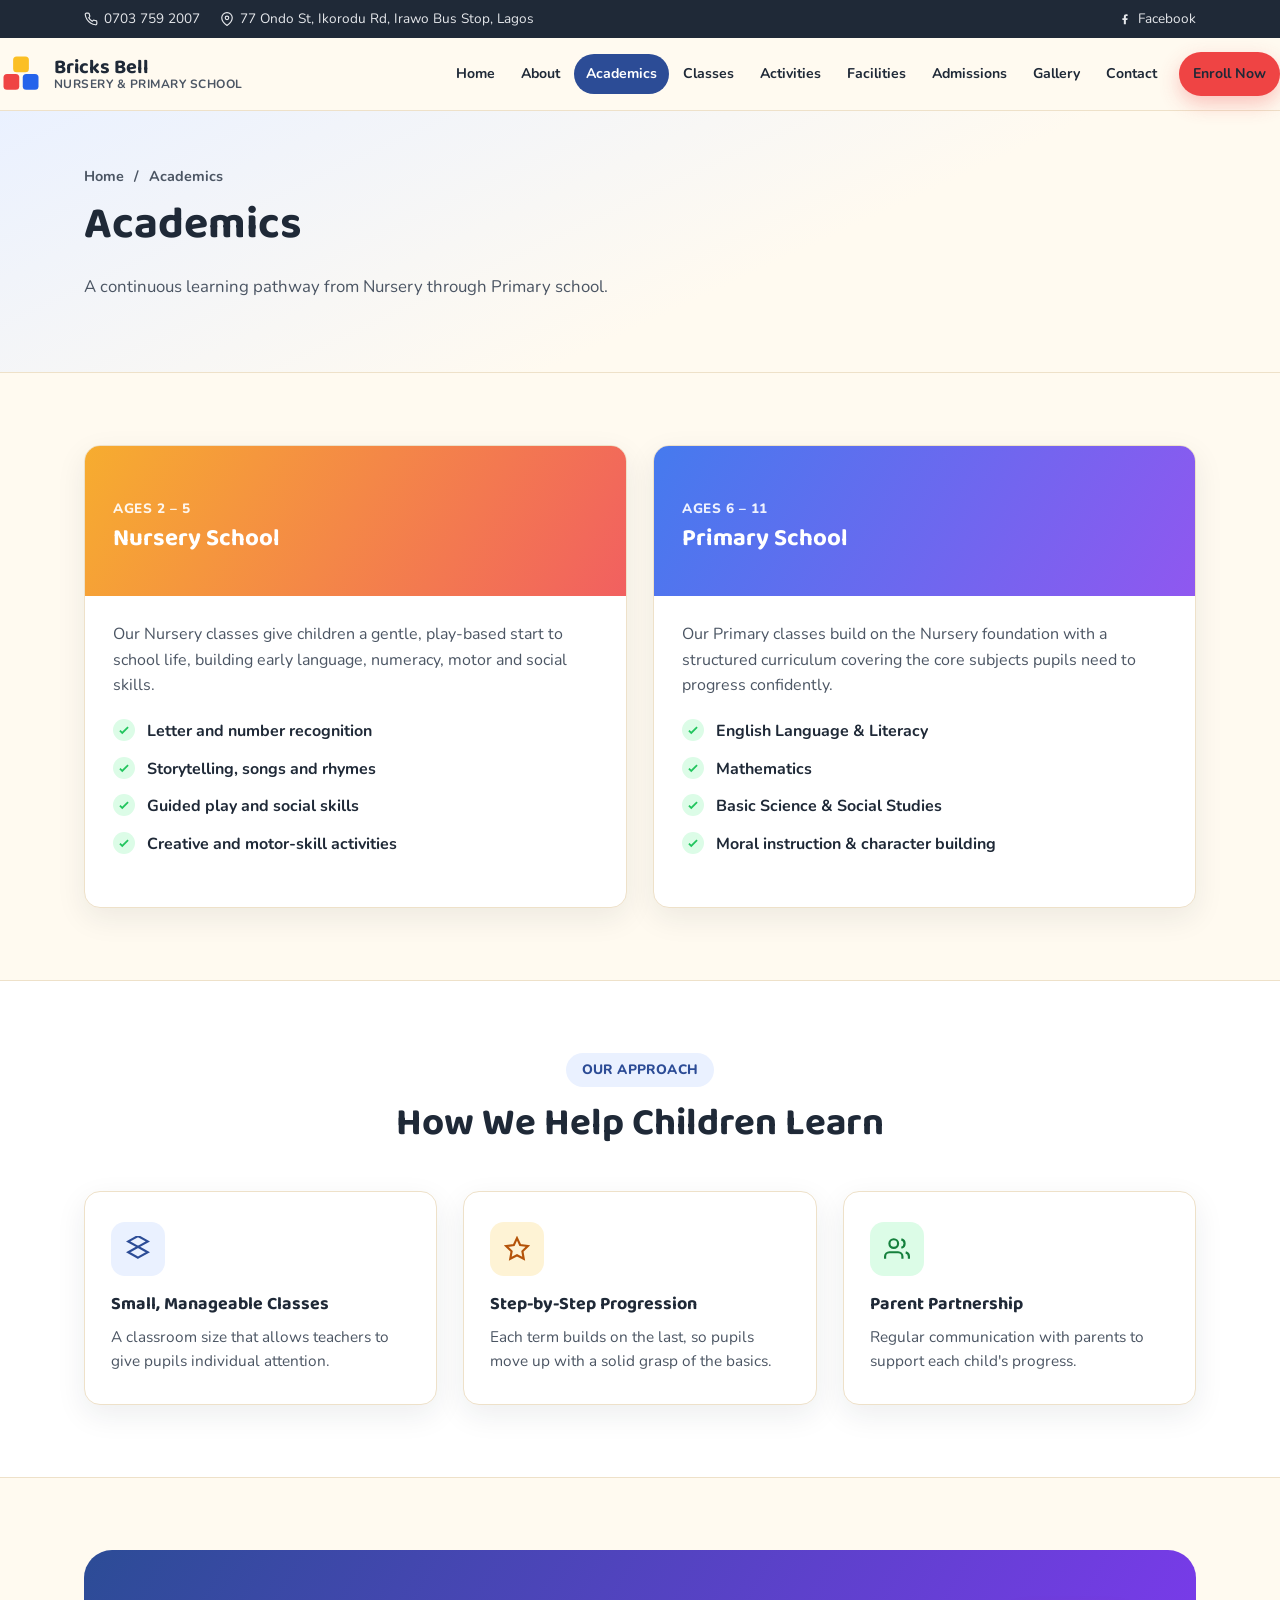
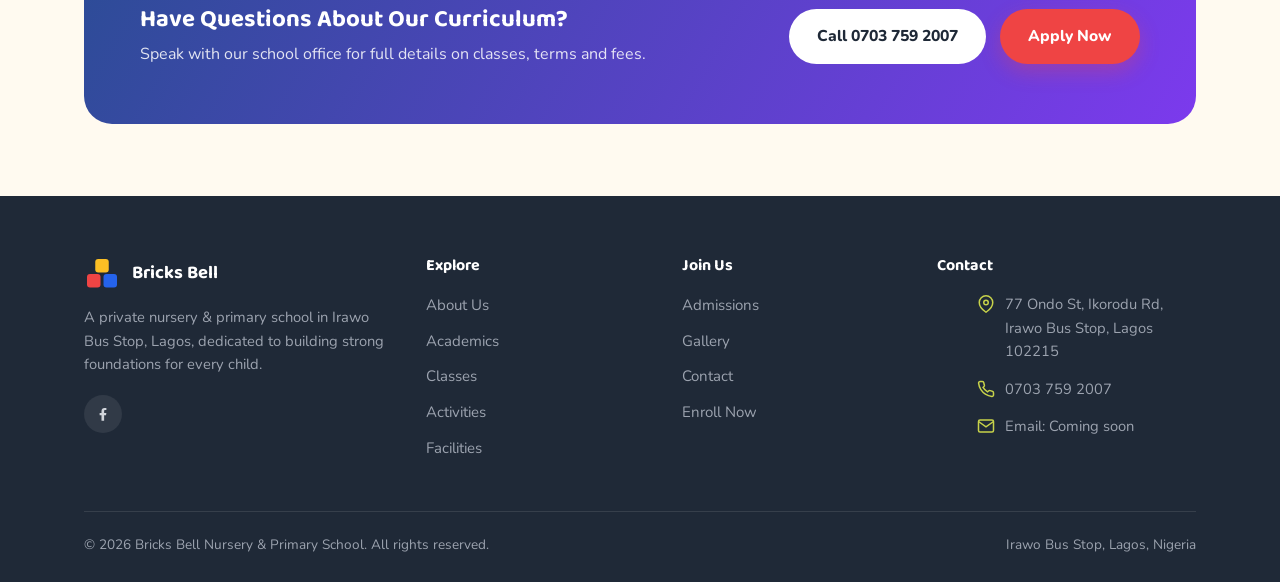
<file: academics.html>
<!DOCTYPE html>
<html lang="en">
<head>
<meta charset="UTF-8">
<meta name="viewport" content="width=device-width, initial-scale=1.0">
<title>Academics | Bricks Bell Nursery &amp; Primary School</title>
<meta name="description" content="Explore the Nursery and Primary programs at Bricks Bell Nursery &amp; Primary School, Irawo Bus Stop, Lagos.">
<link rel="icon" href="data:image/svg+xml,%3Csvg xmlns='http://www.w3.org/2000/svg' viewBox='0 0 48 48'%3E%3Crect x='4' y='24' width='18' height='18' rx='4' fill='%23ef4444'/%3E%3Crect x='26' y='24' width='18' height='18' rx='4' fill='%232563eb'/%3E%3Crect x='15' y='4' width='18' height='18' rx='4' fill='%23fbbf24'/%3E%3C/svg%3E">
<link rel="preconnect" href="https://fonts.googleapis.com">
<link href="https://fonts.googleapis.com/css2?family=Baloo+2:wght@600;700;800&amp;family=Nunito:wght@400;600;700;800&amp;display=swap" rel="stylesheet">
<link rel="stylesheet" href="css/style.css">
</head>
<body>

<header class="site-header">
  <div class="topbar">
    <div class="container">
      <div class="topbar-links">
        <a href="tel:07037592007"><svg viewBox="0 0 24 24" fill="none" stroke="currentColor" stroke-width="2"><path d="M22 16.92v3a2 2 0 0 1-2.18 2 19.79 19.79 0 0 1-8.63-3.07 19.5 19.5 0 0 1-6-6 19.79 19.79 0 0 1-3.07-8.67A2 2 0 0 1 4.11 2h3a2 2 0 0 1 2 1.72c.127.96.361 1.903.7 2.81a2 2 0 0 1-.45 2.11L8.09 9.91a16 16 0 0 0 6 6l1.27-1.27a2 2 0 0 1 2.11-.45c.907.339 1.85.573 2.81.7A2 2 0 0 1 22 16.92z"/></svg> 0703 759 2007</a>
        <a href="https://www.google.com/maps/place/BRICKS+BELL+Private+Schools/@6.5253434,3.3665411,19z" target="_blank" rel="noopener"><svg viewBox="0 0 24 24" fill="none" stroke="currentColor" stroke-width="2"><path d="M21 10c0 7-9 13-9 13s-9-6-9-13a9 9 0 0 1 18 0z"/><circle cx="12" cy="10" r="3"/></svg> 77 Ondo St, Ikorodu Rd, Irawo Bus Stop, Lagos</a>
      </div>
      <div class="topbar-links">
        <a href="https://www.facebook.com/p/Bricks-Bell-NurPry-School-100054412950437/" target="_blank" rel="noopener"><svg viewBox="0 0 24 24" fill="currentColor"><path d="M13.5 21v-7.5H16l.5-3h-3V8.2c0-.87.24-1.46 1.5-1.46H16.5V4.14C16.2 4.1 15.2 4 14 4c-2.4 0-4 1.46-4 4.15v2.35H7.5v3H10V21h3.5z"/></svg> Facebook</a>
      </div>
    </div>
  </div>
  <nav class="navbar container">
    <a href="index.html" class="brand">
      <svg width="42" height="42" viewBox="0 0 48 48"><rect x="4" y="24" width="18" height="18" rx="4" fill="#ef4444"/><rect x="26" y="24" width="18" height="18" rx="4" fill="#2563eb"/><rect x="15" y="4" width="18" height="18" rx="4" fill="#fbbf24"/></svg>
      <span class="brand-text"><strong>Bricks Bell</strong><span>Nursery &amp; Primary School</span></span>
    </a>
    <button class="nav-toggle" aria-label="Toggle menu" id="navToggle">
      <svg viewBox="0 0 24 24" fill="none" stroke="currentColor" stroke-width="2"><line x1="3" y1="6" x2="21" y2="6"/><line x1="3" y1="12" x2="21" y2="12"/><line x1="3" y1="18" x2="21" y2="18"/></svg>
    </button>
    <div class="nav-links" id="navLinks">
      <a href="index.html">Home</a>
      <a href="about.html">About</a>
      <a href="academics.html" class="active">Academics</a>
      <a href="classes.html">Classes</a>
      <a href="activities.html">Activities</a>
      <a href="facilities.html">Facilities</a>
      <a href="admissions.html">Admissions</a>
      <a href="gallery.html">Gallery</a>
      <a href="contact.html">Contact</a>
      <a href="admissions.html" class="btn btn-primary nav-cta">Enroll Now</a>
    </div>
  </nav>
</header>

<section class="page-hero">
  <div class="container">
    <div class="breadcrumb">Home <span class="sep">/</span> Academics</div>
    <h1>Academics</h1>
    <p>A continuous learning pathway from Nursery through Primary school.</p>
  </div>
</section>

<section>
  <div class="container">
    <div class="grid grid-2">
      <div class="program-card">
        <div class="program-banner nursery" style="background-image:url('https://images.pexels.com/photos/31773583/pexels-photo-31773583/free-photo-of-children-learning-in-a-vibrant-classroom-setting.jpeg?auto=compress&cs=tinysrgb&w=700')" role="img" aria-label="Placeholder photo of young African children in a colorful classroom activity"><span>Ages 2 – 5</span><h3>Nursery School</h3></div>
        <div class="program-body">
          <p>Our Nursery classes give children a gentle, play-based start to school life, building early language, numeracy, motor and social skills.</p>
          <ul class="checklist">
            <li><svg viewBox="0 0 24 24" fill="none" stroke="currentColor" stroke-width="3"><path d="M5 13l4 4L19 7"/></svg> Letter and number recognition</li>
            <li><svg viewBox="0 0 24 24" fill="none" stroke="currentColor" stroke-width="3"><path d="M5 13l4 4L19 7"/></svg> Storytelling, songs and rhymes</li>
            <li><svg viewBox="0 0 24 24" fill="none" stroke="currentColor" stroke-width="3"><path d="M5 13l4 4L19 7"/></svg> Guided play and social skills</li>
            <li><svg viewBox="0 0 24 24" fill="none" stroke="currentColor" stroke-width="3"><path d="M5 13l4 4L19 7"/></svg> Creative and motor-skill activities</li>
          </ul>
        </div>
      </div>
      <div class="program-card">
        <div class="program-banner primary" style="background-image:url('https://images.pexels.com/photos/12448839/pexels-photo-12448839.jpeg?auto=compress&cs=tinysrgb&w=700')" role="img" aria-label="Placeholder photo of happy primary school children in a Nigerian classroom"><span>Ages 6 – 11</span><h3>Primary School</h3></div>
        <div class="program-body">
          <p>Our Primary classes build on the Nursery foundation with a structured curriculum covering the core subjects pupils need to progress confidently.</p>
          <ul class="checklist">
            <li><svg viewBox="0 0 24 24" fill="none" stroke="currentColor" stroke-width="3"><path d="M5 13l4 4L19 7"/></svg> English Language &amp; Literacy</li>
            <li><svg viewBox="0 0 24 24" fill="none" stroke="currentColor" stroke-width="3"><path d="M5 13l4 4L19 7"/></svg> Mathematics</li>
            <li><svg viewBox="0 0 24 24" fill="none" stroke="currentColor" stroke-width="3"><path d="M5 13l4 4L19 7"/></svg> Basic Science &amp; Social Studies</li>
            <li><svg viewBox="0 0 24 24" fill="none" stroke="currentColor" stroke-width="3"><path d="M5 13l4 4L19 7"/></svg> Moral instruction &amp; character building</li>
          </ul>
        </div>
      </div>
    </div>
  </div>
</section>

<section style="background:#fff;border-top:1px solid var(--border);border-bottom:1px solid var(--border);">
  <div class="container">
    <div class="section-head center">
      <span class="section-tag">Our Approach</span>
      <h2>How We Help Children Learn</h2>
    </div>
    <div class="grid grid-3">
      <div class="card">
        <div class="card-icon icon-blue"><svg viewBox="0 0 24 24" fill="none" stroke="currentColor" stroke-width="2"><path d="M12 20l9-5-9-5-9 5 9 5z"/><path d="M12 10L3 5l9-5 9 5-9 5z"/></svg></div>
        <h3>Small, Manageable Classes</h3>
        <p>A classroom size that allows teachers to give pupils individual attention.</p>
      </div>
      <div class="card">
        <div class="card-icon icon-yellow"><svg viewBox="0 0 24 24" fill="none" stroke="currentColor" stroke-width="2"><path d="M12 2l2.9 6.26L22 9.27l-5 4.87 1.2 6.86L12 17.77 5.8 21l1.2-6.86-5-4.87 7.1-1.01L12 2z"/></svg></div>
        <h3>Step-by-Step Progression</h3>
        <p>Each term builds on the last, so pupils move up with a solid grasp of the basics.</p>
      </div>
      <div class="card">
        <div class="card-icon icon-green"><svg viewBox="0 0 24 24" fill="none" stroke="currentColor" stroke-width="2"><path d="M17 21v-2a4 4 0 0 0-4-4H5a4 4 0 0 0-4 4v2"/><circle cx="9" cy="7" r="4"/><path d="M23 21v-2a4 4 0 0 0-3-3.87"/><path d="M16 3.13a4 4 0 0 1 0 7.75"/></svg></div>
        <h3>Parent Partnership</h3>
        <p>Regular communication with parents to support each child's progress.</p>
      </div>
    </div>
  </div>
</section>

<section>
  <div class="container">
    <div class="cta-banner">
      <div>
        <h2>Have Questions About Our Curriculum?</h2>
        <p>Speak with our school office for full details on classes, terms and fees.</p>
      </div>
      <div class="cta-actions">
        <a href="tel:07037592007" class="btn btn-light">Call 0703 759 2007</a>
        <a href="admissions.html" class="btn btn-primary">Apply Now</a>
      </div>
    </div>
  </div>
</section>

<footer class="site-footer">
  <div class="container">
    <div class="footer-grid">
      <div>
        <div class="footer-brand">
          <svg width="36" height="36" viewBox="0 0 48 48"><rect x="4" y="24" width="18" height="18" rx="4" fill="#ef4444"/><rect x="26" y="24" width="18" height="18" rx="4" fill="#2563eb"/><rect x="15" y="4" width="18" height="18" rx="4" fill="#fbbf24"/></svg>
          <strong>Bricks Bell</strong>
        </div>
        <p>A private nursery &amp; primary school in Irawo Bus Stop, Lagos, dedicated to building strong foundations for every child.</p>
        <div class="social-row">
          <a href="https://www.facebook.com/p/Bricks-Bell-NurPry-School-100054412950437/" target="_blank" rel="noopener" aria-label="Facebook">
            <svg viewBox="0 0 24 24" fill="currentColor"><path d="M13.5 21v-7.5H16l.5-3h-3V8.2c0-.87.24-1.46 1.5-1.46H16.5V4.14C16.2 4.1 15.2 4 14 4c-2.4 0-4 1.46-4 4.15v2.35H7.5v3H10V21h3.5z"/></svg>
          </a>
        </div>
      </div>
      <div>
        <h4>Explore</h4>
        <ul class="footer-links">
          <li><a href="about.html">About Us</a></li>
          <li><a href="academics.html">Academics</a></li>
          <li><a href="classes.html">Classes</a></li>
          <li><a href="activities.html">Activities</a></li>
          <li><a href="facilities.html">Facilities</a></li>
        </ul>
      </div>
      <div>
        <h4>Join Us</h4>
        <ul class="footer-links">
          <li><a href="admissions.html">Admissions</a></li>
          <li><a href="gallery.html">Gallery</a></li>
          <li><a href="contact.html">Contact</a></li>
          <li><a href="admissions.html">Enroll Now</a></li>
        </ul>
      </div>
      <div>
        <h4>Contact</h4>
        <ul class="footer-contact">
          <li><svg viewBox="0 0 24 24" fill="none" stroke="currentColor" stroke-width="2"><path d="M21 10c0 7-9 13-9 13s-9-6-9-13a9 9 0 0 1 18 0z"/><circle cx="12" cy="10" r="3"/></svg> 77 Ondo St, Ikorodu Rd, Irawo Bus Stop, Lagos 102215</li>
          <li><svg viewBox="0 0 24 24" fill="none" stroke="currentColor" stroke-width="2"><path d="M22 16.92v3a2 2 0 0 1-2.18 2 19.79 19.79 0 0 1-8.63-3.07 19.5 19.5 0 0 1-6-6 19.79 19.79 0 0 1-3.07-8.67A2 2 0 0 1 4.11 2h3a2 2 0 0 1 2 1.72c.127.96.361 1.903.7 2.81a2 2 0 0 1-.45 2.11L8.09 9.91a16 16 0 0 0 6 6l1.27-1.27a2 2 0 0 1 2.11-.45c.907.339 1.85.573 2.81.7A2 2 0 0 1 22 16.92z"/></svg> 0703 759 2007</li>
          <li><svg viewBox="0 0 24 24" fill="none" stroke="currentColor" stroke-width="2"><rect x="2" y="4" width="20" height="16" rx="2"/><path d="M22 6l-10 7L2 6"/></svg> Email: Coming soon</li>
        </ul>
      </div>
    </div>
    <div class="footer-bottom">
      <span>&copy; <span id="year"></span> Bricks Bell Nursery &amp; Primary School. All rights reserved.</span>
      <span>Irawo Bus Stop, Lagos, Nigeria</span>
    </div>
  </div>
</footer>

<script src="js/script.js"></script>
</body>
</html>
</file>
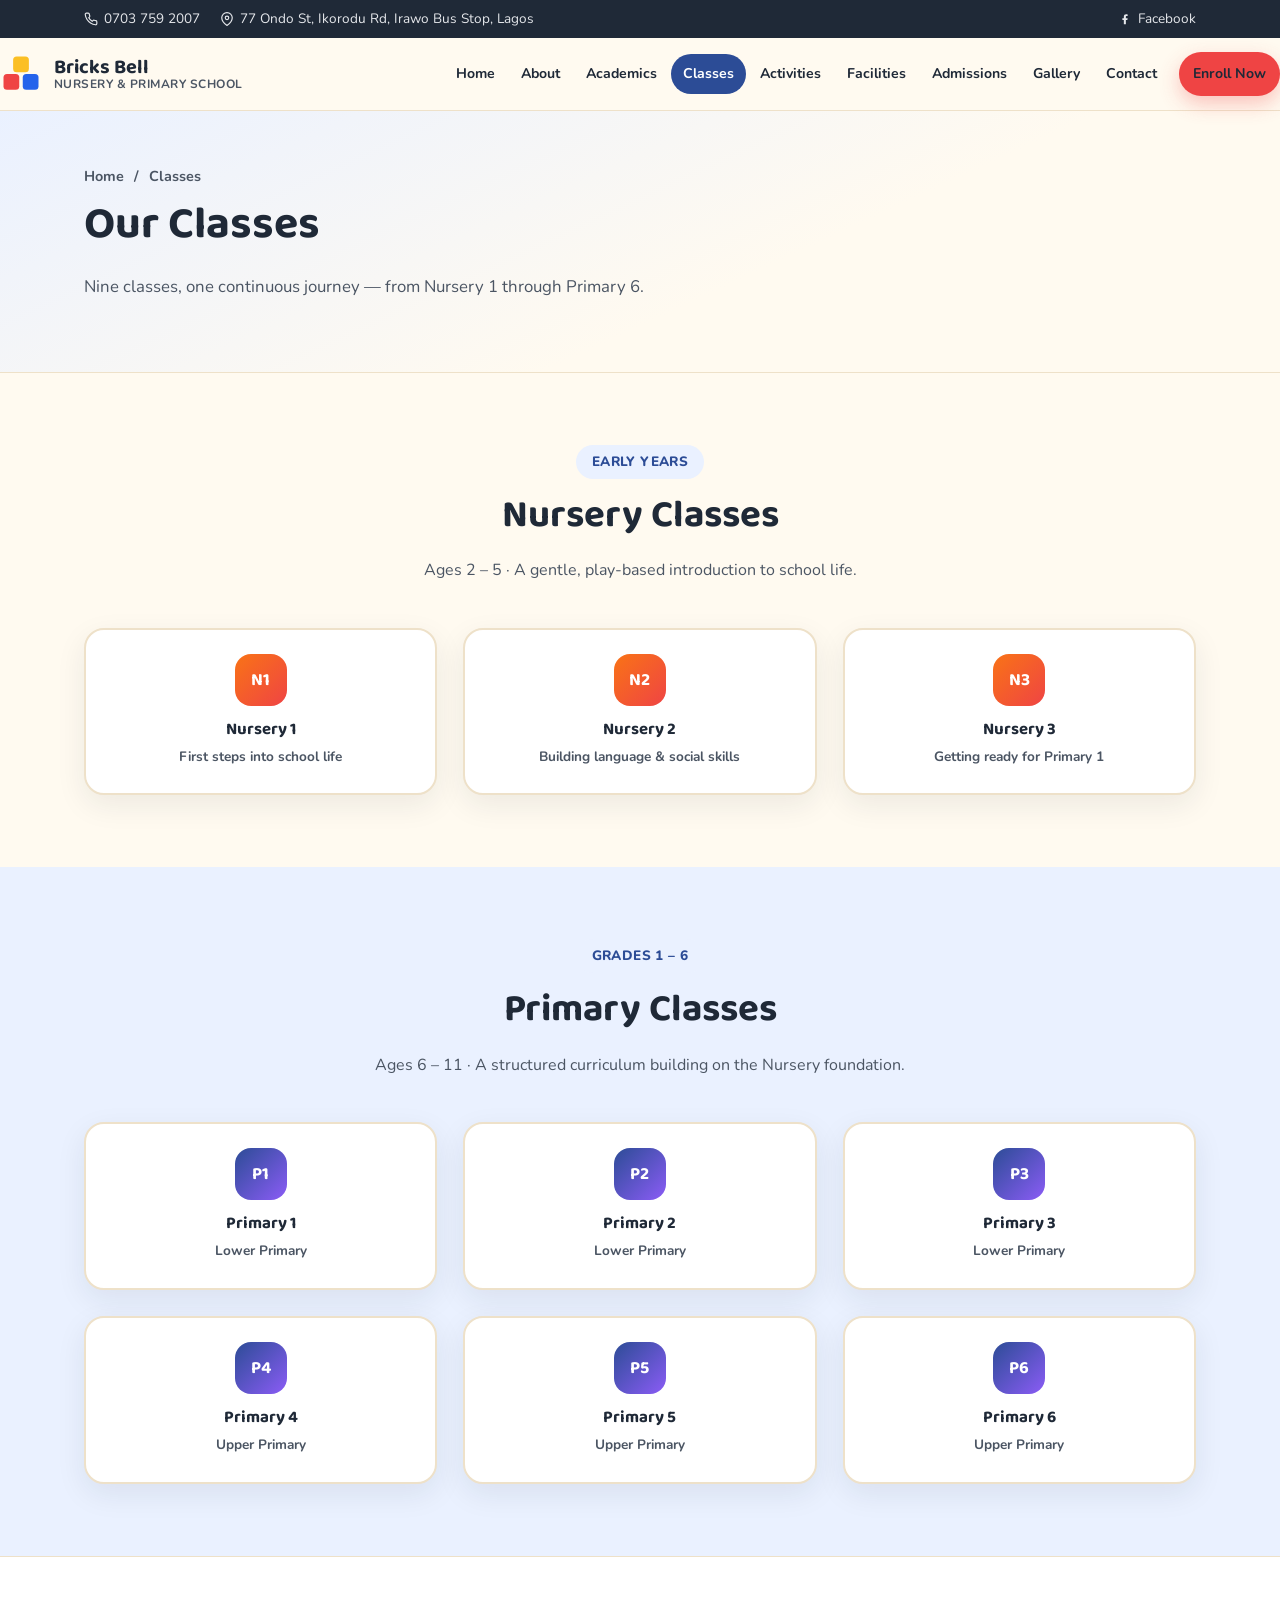
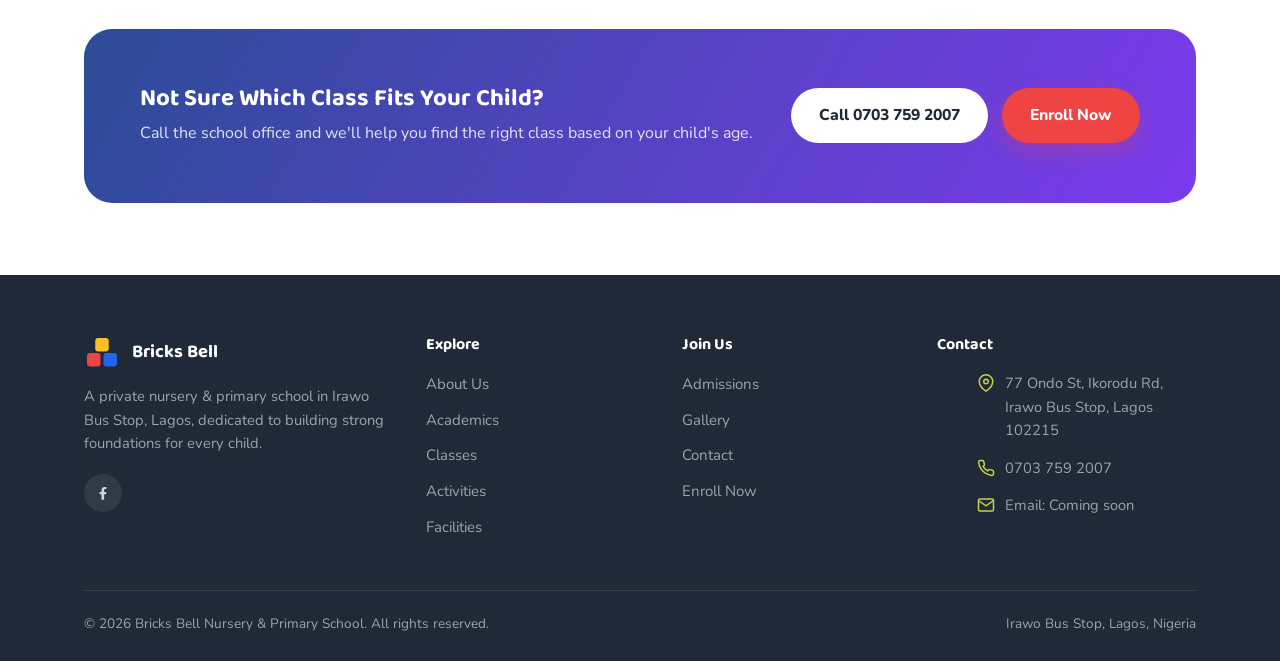
<file: classes.html>
<!DOCTYPE html>
<html lang="en">
<head>
<meta charset="UTF-8">
<meta name="viewport" content="width=device-width, initial-scale=1.0">
<title>Classes | Bricks Bell Nursery &amp; Primary School</title>
<meta name="description" content="Explore all classes at Bricks Bell Nursery &amp; Primary School, Irawo Bus Stop, Lagos — Nursery 1 to Primary 6.">
<link rel="icon" href="data:image/svg+xml,%3Csvg xmlns='http://www.w3.org/2000/svg' viewBox='0 0 48 48'%3E%3Crect x='4' y='24' width='18' height='18' rx='4' fill='%23ef4444'/%3E%3Crect x='26' y='24' width='18' height='18' rx='4' fill='%232563eb'/%3E%3Crect x='15' y='4' width='18' height='18' rx='4' fill='%23fbbf24'/%3E%3C/svg%3E">
<link rel="preconnect" href="https://fonts.googleapis.com">
<link href="https://fonts.googleapis.com/css2?family=Baloo+2:wght@600;700;800&amp;family=Nunito:wght@400;600;700;800&amp;display=swap" rel="stylesheet">
<link rel="stylesheet" href="css/style.css">
</head>
<body>

<header class="site-header">
  <div class="topbar">
    <div class="container">
      <div class="topbar-links">
        <a href="tel:07037592007"><svg viewBox="0 0 24 24" fill="none" stroke="currentColor" stroke-width="2"><path d="M22 16.92v3a2 2 0 0 1-2.18 2 19.79 19.79 0 0 1-8.63-3.07 19.5 19.5 0 0 1-6-6 19.79 19.79 0 0 1-3.07-8.67A2 2 0 0 1 4.11 2h3a2 2 0 0 1 2 1.72c.127.96.361 1.903.7 2.81a2 2 0 0 1-.45 2.11L8.09 9.91a16 16 0 0 0 6 6l1.27-1.27a2 2 0 0 1 2.11-.45c.907.339 1.85.573 2.81.7A2 2 0 0 1 22 16.92z"/></svg> 0703 759 2007</a>
        <a href="https://www.google.com/maps/place/BRICKS+BELL+Private+Schools/@6.5253434,3.3665411,19z" target="_blank" rel="noopener"><svg viewBox="0 0 24 24" fill="none" stroke="currentColor" stroke-width="2"><path d="M21 10c0 7-9 13-9 13s-9-6-9-13a9 9 0 0 1 18 0z"/><circle cx="12" cy="10" r="3"/></svg> 77 Ondo St, Ikorodu Rd, Irawo Bus Stop, Lagos</a>
      </div>
      <div class="topbar-links">
        <a href="https://www.facebook.com/p/Bricks-Bell-NurPry-School-100054412950437/" target="_blank" rel="noopener"><svg viewBox="0 0 24 24" fill="currentColor"><path d="M13.5 21v-7.5H16l.5-3h-3V8.2c0-.87.24-1.46 1.5-1.46H16.5V4.14C16.2 4.1 15.2 4 14 4c-2.4 0-4 1.46-4 4.15v2.35H7.5v3H10V21h3.5z"/></svg> Facebook</a>
      </div>
    </div>
  </div>
  <nav class="navbar container">
    <a href="index.html" class="brand">
      <svg width="42" height="42" viewBox="0 0 48 48"><rect x="4" y="24" width="18" height="18" rx="4" fill="#ef4444"/><rect x="26" y="24" width="18" height="18" rx="4" fill="#2563eb"/><rect x="15" y="4" width="18" height="18" rx="4" fill="#fbbf24"/></svg>
      <span class="brand-text"><strong>Bricks Bell</strong><span>Nursery &amp; Primary School</span></span>
    </a>
    <button class="nav-toggle" aria-label="Toggle menu" id="navToggle">
      <svg viewBox="0 0 24 24" fill="none" stroke="currentColor" stroke-width="2"><line x1="3" y1="6" x2="21" y2="6"/><line x1="3" y1="12" x2="21" y2="12"/><line x1="3" y1="18" x2="21" y2="18"/></svg>
    </button>
    <div class="nav-links" id="navLinks">
      <a href="index.html">Home</a>
      <a href="about.html">About</a>
      <a href="academics.html">Academics</a>
      <a href="classes.html" class="active">Classes</a>
      <a href="activities.html">Activities</a>
      <a href="facilities.html">Facilities</a>
      <a href="admissions.html">Admissions</a>
      <a href="gallery.html">Gallery</a>
      <a href="contact.html">Contact</a>
      <a href="admissions.html" class="btn btn-primary nav-cta">Enroll Now</a>
    </div>
  </nav>
</header>

<section class="page-hero">
  <div class="container">
    <div class="breadcrumb">Home <span class="sep">/</span> Classes</div>
    <h1>Our Classes</h1>
    <p>Nine classes, one continuous journey — from Nursery 1 through Primary 6.</p>
  </div>
</section>

<section>
  <div class="container">
    <div class="section-head center reveal">
      <span class="section-tag">Early Years</span>
      <h2>Nursery Classes</h2>
      <p>Ages 2 – 5 · A gentle, play-based introduction to school life.</p>
    </div>
    <div class="grid grid-3 reveal">
      <div class="class-card nursery"><div class="class-badge">N1</div><h3>Nursery 1</h3><span>First steps into school life</span></div>
      <div class="class-card nursery"><div class="class-badge">N2</div><h3>Nursery 2</h3><span>Building language &amp; social skills</span></div>
      <div class="class-card nursery"><div class="class-badge">N3</div><h3>Nursery 3</h3><span>Getting ready for Primary 1</span></div>
    </div>
  </div>
</section>

<section class="bg-pastel-blue">
  <div class="container">
    <div class="section-head center reveal">
      <span class="section-tag">Grades 1 – 6</span>
      <h2>Primary Classes</h2>
      <p>Ages 6 – 11 · A structured curriculum building on the Nursery foundation.</p>
    </div>
    <div class="grid grid-3 reveal">
      <div class="class-card primary"><div class="class-badge">P1</div><h3>Primary 1</h3><span>Lower Primary</span></div>
      <div class="class-card primary"><div class="class-badge">P2</div><h3>Primary 2</h3><span>Lower Primary</span></div>
      <div class="class-card primary"><div class="class-badge">P3</div><h3>Primary 3</h3><span>Lower Primary</span></div>
      <div class="class-card primary"><div class="class-badge">P4</div><h3>Primary 4</h3><span>Upper Primary</span></div>
      <div class="class-card primary"><div class="class-badge">P5</div><h3>Primary 5</h3><span>Upper Primary</span></div>
      <div class="class-card primary"><div class="class-badge">P6</div><h3>Primary 6</h3><span>Upper Primary</span></div>
    </div>
  </div>
</section>

<section class="bg-white" style="border-top:1px solid var(--border);">
  <div class="container">
    <div class="cta-banner reveal">
      <div>
        <h2>Not Sure Which Class Fits Your Child?</h2>
        <p>Call the school office and we'll help you find the right class based on your child's age.</p>
      </div>
      <div class="cta-actions">
        <a href="tel:07037592007" class="btn btn-light">Call 0703 759 2007</a>
        <a href="admissions.html" class="btn btn-primary">Enroll Now</a>
      </div>
    </div>
  </div>
</section>

<footer class="site-footer">
  <div class="container">
    <div class="footer-grid">
      <div>
        <div class="footer-brand">
          <svg width="36" height="36" viewBox="0 0 48 48"><rect x="4" y="24" width="18" height="18" rx="4" fill="#ef4444"/><rect x="26" y="24" width="18" height="18" rx="4" fill="#2563eb"/><rect x="15" y="4" width="18" height="18" rx="4" fill="#fbbf24"/></svg>
          <strong>Bricks Bell</strong>
        </div>
        <p>A private nursery &amp; primary school in Irawo Bus Stop, Lagos, dedicated to building strong foundations for every child.</p>
        <div class="social-row">
          <a href="https://www.facebook.com/p/Bricks-Bell-NurPry-School-100054412950437/" target="_blank" rel="noopener" aria-label="Facebook">
            <svg viewBox="0 0 24 24" fill="currentColor"><path d="M13.5 21v-7.5H16l.5-3h-3V8.2c0-.87.24-1.46 1.5-1.46H16.5V4.14C16.2 4.1 15.2 4 14 4c-2.4 0-4 1.46-4 4.15v2.35H7.5v3H10V21h3.5z"/></svg>
          </a>
        </div>
      </div>
      <div>
        <h4>Explore</h4>
        <ul class="footer-links">
          <li><a href="about.html">About Us</a></li>
          <li><a href="academics.html">Academics</a></li>
          <li><a href="classes.html">Classes</a></li>
          <li><a href="activities.html">Activities</a></li>
          <li><a href="facilities.html">Facilities</a></li>
        </ul>
      </div>
      <div>
        <h4>Join Us</h4>
        <ul class="footer-links">
          <li><a href="admissions.html">Admissions</a></li>
          <li><a href="gallery.html">Gallery</a></li>
          <li><a href="contact.html">Contact</a></li>
          <li><a href="admissions.html">Enroll Now</a></li>
        </ul>
      </div>
      <div>
        <h4>Contact</h4>
        <ul class="footer-contact">
          <li><svg viewBox="0 0 24 24" fill="none" stroke="currentColor" stroke-width="2"><path d="M21 10c0 7-9 13-9 13s-9-6-9-13a9 9 0 0 1 18 0z"/><circle cx="12" cy="10" r="3"/></svg> 77 Ondo St, Ikorodu Rd, Irawo Bus Stop, Lagos 102215</li>
          <li><svg viewBox="0 0 24 24" fill="none" stroke="currentColor" stroke-width="2"><path d="M22 16.92v3a2 2 0 0 1-2.18 2 19.79 19.79 0 0 1-8.63-3.07 19.5 19.5 0 0 1-6-6 19.79 19.79 0 0 1-3.07-8.67A2 2 0 0 1 4.11 2h3a2 2 0 0 1 2 1.72c.127.96.361 1.903.7 2.81a2 2 0 0 1-.45 2.11L8.09 9.91a16 16 0 0 0 6 6l1.27-1.27a2 2 0 0 1 2.11-.45c.907.339 1.85.573 2.81.7A2 2 0 0 1 22 16.92z"/></svg> 0703 759 2007</li>
          <li><svg viewBox="0 0 24 24" fill="none" stroke="currentColor" stroke-width="2"><rect x="2" y="4" width="20" height="16" rx="2"/><path d="M22 6l-10 7L2 6"/></svg> Email: Coming soon</li>
        </ul>
      </div>
    </div>
    <div class="footer-bottom">
      <span>&copy; <span id="year"></span> Bricks Bell Nursery &amp; Primary School. All rights reserved.</span>
      <span>Irawo Bus Stop, Lagos, Nigeria</span>
    </div>
  </div>
</footer>

<script src="js/script.js"></script>
</body>
</html>
</file>
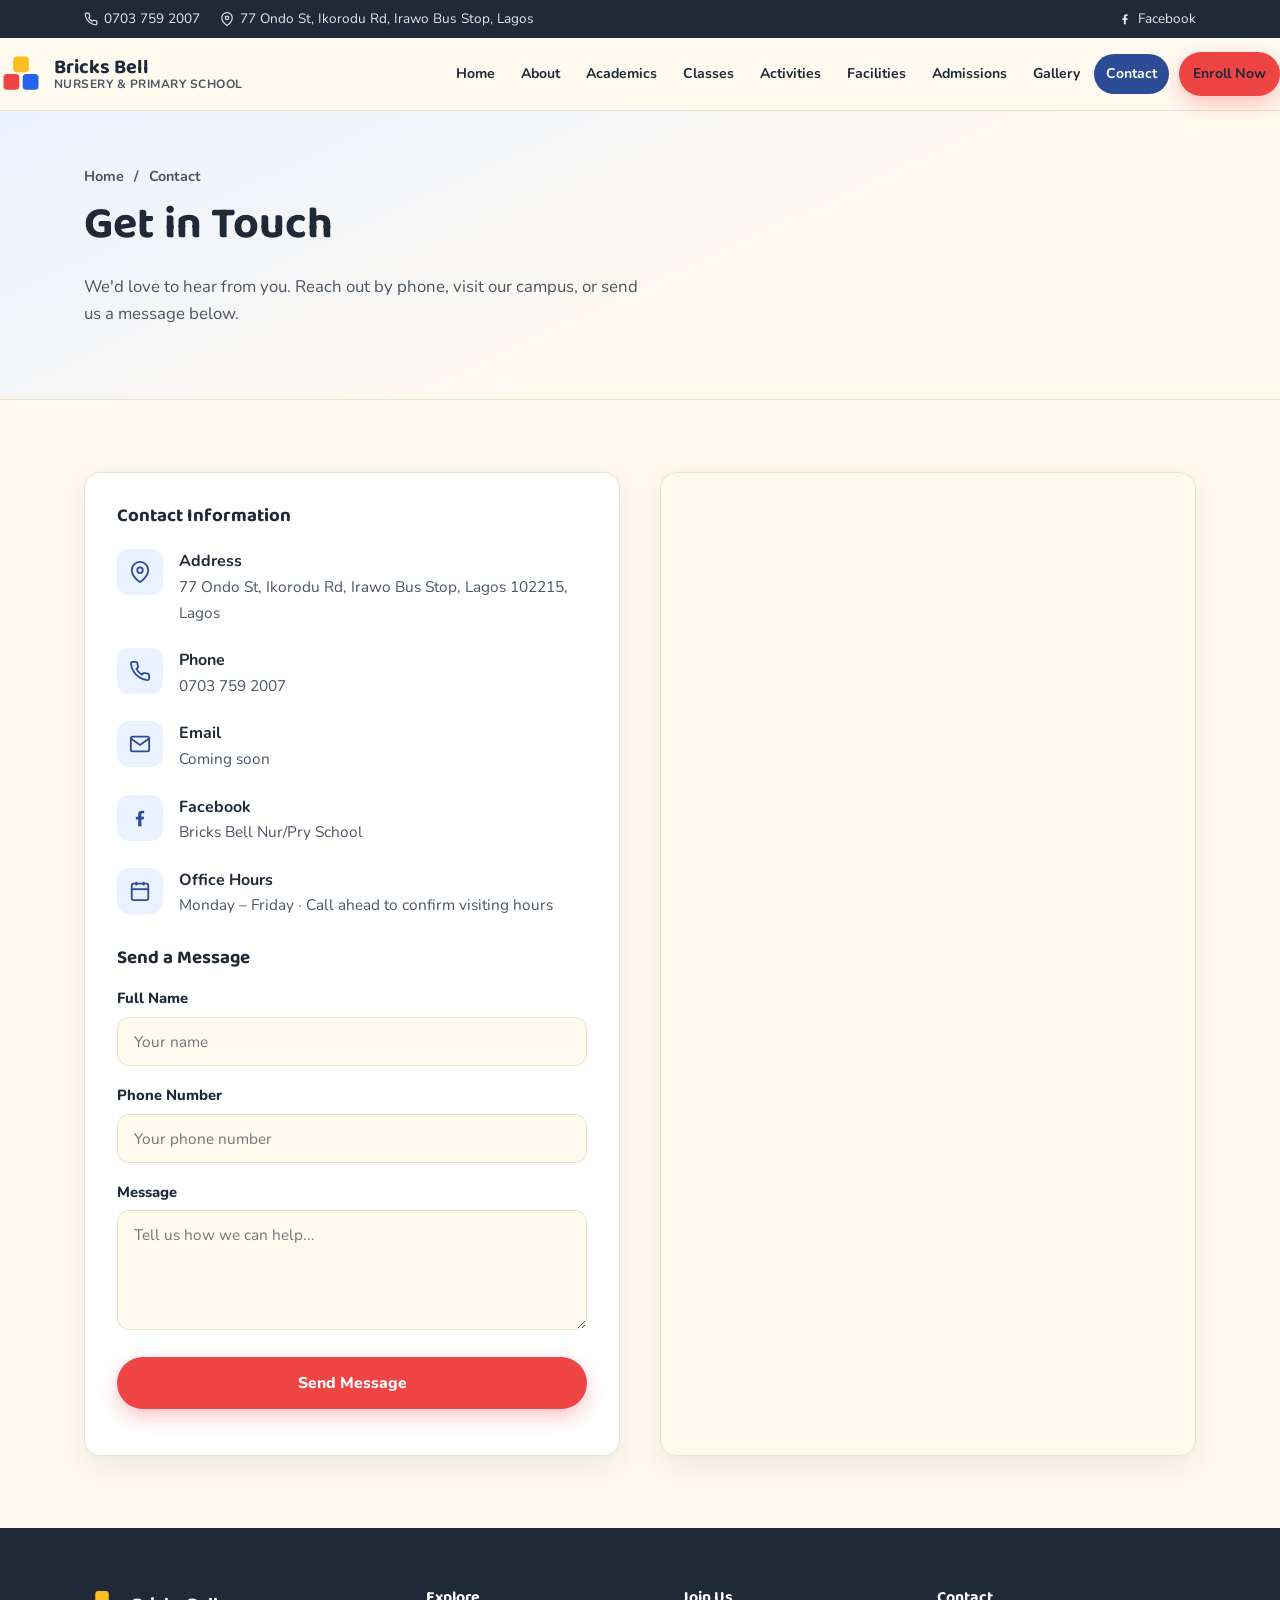
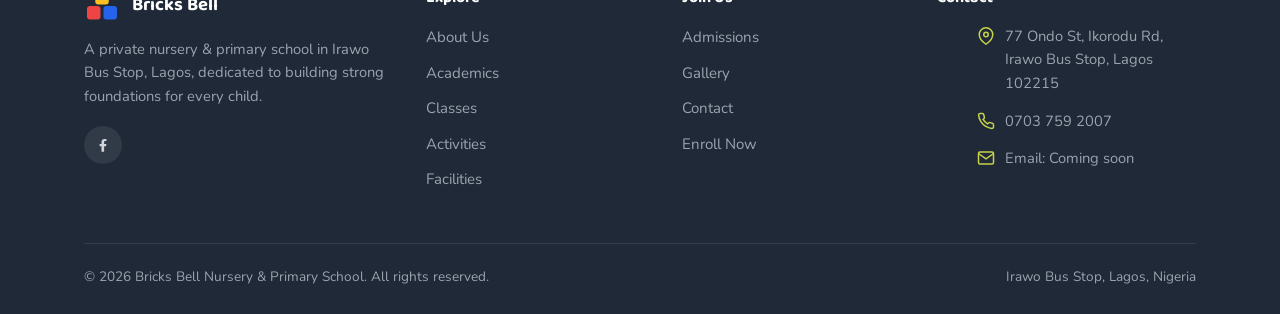
<file: contact.html>
<!DOCTYPE html>
<html lang="en">
<head>
<meta charset="UTF-8">
<meta name="viewport" content="width=device-width, initial-scale=1.0">
<title>Contact Us | Bricks Bell Nursery &amp; Primary School</title>
<meta name="description" content="Contact Bricks Bell Nursery &amp; Primary School — 77 Ondo St, Ikorodu Rd, Irawo Bus Stop, Lagos. Call 0703 759 2007.">
<link rel="icon" href="data:image/svg+xml,%3Csvg xmlns='http://www.w3.org/2000/svg' viewBox='0 0 48 48'%3E%3Crect x='4' y='24' width='18' height='18' rx='4' fill='%23ef4444'/%3E%3Crect x='26' y='24' width='18' height='18' rx='4' fill='%232563eb'/%3E%3Crect x='15' y='4' width='18' height='18' rx='4' fill='%23fbbf24'/%3E%3C/svg%3E">
<link rel="preconnect" href="https://fonts.googleapis.com">
<link href="https://fonts.googleapis.com/css2?family=Baloo+2:wght@600;700;800&amp;family=Nunito:wght@400;600;700;800&amp;display=swap" rel="stylesheet">
<link rel="stylesheet" href="css/style.css">
</head>
<body>

<header class="site-header">
  <div class="topbar">
    <div class="container">
      <div class="topbar-links">
        <a href="tel:07037592007"><svg viewBox="0 0 24 24" fill="none" stroke="currentColor" stroke-width="2"><path d="M22 16.92v3a2 2 0 0 1-2.18 2 19.79 19.79 0 0 1-8.63-3.07 19.5 19.5 0 0 1-6-6 19.79 19.79 0 0 1-3.07-8.67A2 2 0 0 1 4.11 2h3a2 2 0 0 1 2 1.72c.127.96.361 1.903.7 2.81a2 2 0 0 1-.45 2.11L8.09 9.91a16 16 0 0 0 6 6l1.27-1.27a2 2 0 0 1 2.11-.45c.907.339 1.85.573 2.81.7A2 2 0 0 1 22 16.92z"/></svg> 0703 759 2007</a>
        <a href="https://www.google.com/maps/place/BRICKS+BELL+Private+Schools/@6.5253434,3.3665411,19z" target="_blank" rel="noopener"><svg viewBox="0 0 24 24" fill="none" stroke="currentColor" stroke-width="2"><path d="M21 10c0 7-9 13-9 13s-9-6-9-13a9 9 0 0 1 18 0z"/><circle cx="12" cy="10" r="3"/></svg> 77 Ondo St, Ikorodu Rd, Irawo Bus Stop, Lagos</a>
      </div>
      <div class="topbar-links">
        <a href="https://www.facebook.com/p/Bricks-Bell-NurPry-School-100054412950437/" target="_blank" rel="noopener"><svg viewBox="0 0 24 24" fill="currentColor"><path d="M13.5 21v-7.5H16l.5-3h-3V8.2c0-.87.24-1.46 1.5-1.46H16.5V4.14C16.2 4.1 15.2 4 14 4c-2.4 0-4 1.46-4 4.15v2.35H7.5v3H10V21h3.5z"/></svg> Facebook</a>
      </div>
    </div>
  </div>
  <nav class="navbar container">
    <a href="index.html" class="brand">
      <svg width="42" height="42" viewBox="0 0 48 48"><rect x="4" y="24" width="18" height="18" rx="4" fill="#ef4444"/><rect x="26" y="24" width="18" height="18" rx="4" fill="#2563eb"/><rect x="15" y="4" width="18" height="18" rx="4" fill="#fbbf24"/></svg>
      <span class="brand-text"><strong>Bricks Bell</strong><span>Nursery &amp; Primary School</span></span>
    </a>
    <button class="nav-toggle" aria-label="Toggle menu" id="navToggle">
      <svg viewBox="0 0 24 24" fill="none" stroke="currentColor" stroke-width="2"><line x1="3" y1="6" x2="21" y2="6"/><line x1="3" y1="12" x2="21" y2="12"/><line x1="3" y1="18" x2="21" y2="18"/></svg>
    </button>
    <div class="nav-links" id="navLinks">
      <a href="index.html">Home</a>
      <a href="about.html">About</a>
      <a href="academics.html">Academics</a>
      <a href="classes.html">Classes</a>
      <a href="activities.html">Activities</a>
      <a href="facilities.html">Facilities</a>
      <a href="admissions.html">Admissions</a>
      <a href="gallery.html">Gallery</a>
      <a href="contact.html" class="active">Contact</a>
      <a href="admissions.html" class="btn btn-primary nav-cta">Enroll Now</a>
    </div>
  </nav>
</header>

<section class="page-hero">
  <div class="container">
    <div class="breadcrumb">Home <span class="sep">/</span> Contact</div>
    <h1>Get in Touch</h1>
    <p>We'd love to hear from you. Reach out by phone, visit our campus, or send us a message below.</p>
  </div>
</section>

<section>
  <div class="container contact-wrap">
    <div class="contact-card">
      <h3 style="margin-bottom:22px;">Contact Information</h3>
      <div class="contact-row">
        <div class="info-icon"><svg viewBox="0 0 24 24" fill="none" stroke="currentColor" stroke-width="2"><path d="M21 10c0 7-9 13-9 13s-9-6-9-13a9 9 0 0 1 18 0z"/><circle cx="12" cy="10" r="3"/></svg></div>
        <div>
          <strong>Address</strong>
          <span>77 Ondo St, Ikorodu Rd, Irawo Bus Stop, Lagos 102215, Lagos</span>
        </div>
      </div>
      <div class="contact-row">
        <div class="info-icon"><svg viewBox="0 0 24 24" fill="none" stroke="currentColor" stroke-width="2"><path d="M22 16.92v3a2 2 0 0 1-2.18 2 19.79 19.79 0 0 1-8.63-3.07 19.5 19.5 0 0 1-6-6 19.79 19.79 0 0 1-3.07-8.67A2 2 0 0 1 4.11 2h3a2 2 0 0 1 2 1.72c.127.96.361 1.903.7 2.81a2 2 0 0 1-.45 2.11L8.09 9.91a16 16 0 0 0 6 6l1.27-1.27a2 2 0 0 1 2.11-.45c.907.339 1.85.573 2.81.7A2 2 0 0 1 22 16.92z"/></svg></div>
        <div>
          <strong>Phone</strong>
          <a href="tel:07037592007">0703 759 2007</a>
        </div>
      </div>
      <div class="contact-row">
        <div class="info-icon"><svg viewBox="0 0 24 24" fill="none" stroke="currentColor" stroke-width="2"><rect x="2" y="4" width="20" height="16" rx="2"/><path d="M22 6l-10 7L2 6"/></svg></div>
        <div>
          <strong>Email</strong>
          <span>Coming soon</span>
        </div>
      </div>
      <div class="contact-row">
        <div class="info-icon"><svg viewBox="0 0 24 24" fill="currentColor"><path d="M13.5 21v-7.5H16l.5-3h-3V8.2c0-.87.24-1.46 1.5-1.46H16.5V4.14C16.2 4.1 15.2 4 14 4c-2.4 0-4 1.46-4 4.15v2.35H7.5v3H10V21h3.5z"/></svg></div>
        <div>
          <strong>Facebook</strong>
          <a href="https://www.facebook.com/p/Bricks-Bell-NurPry-School-100054412950437/" target="_blank" rel="noopener">Bricks Bell Nur/Pry School</a>
        </div>
      </div>
      <div class="contact-row">
        <div class="info-icon"><svg viewBox="0 0 24 24" fill="none" stroke="currentColor" stroke-width="2"><rect x="3" y="4" width="18" height="18" rx="2"/><line x1="16" y1="2" x2="16" y2="6"/><line x1="8" y1="2" x2="8" y2="6"/><line x1="3" y1="10" x2="21" y2="10"/></svg></div>
        <div>
          <strong>Office Hours</strong>
          <span>Monday – Friday · Call ahead to confirm visiting hours</span>
        </div>
      </div>

      <h3 style="margin:28px 0 18px;">Send a Message</h3>
      <form id="contactForm">
        <div class="form-field">
          <label for="name">Full Name</label>
          <input type="text" id="name" name="name" placeholder="Your name" required>
        </div>
        <div class="form-field">
          <label for="phone">Phone Number</label>
          <input type="tel" id="phone" name="phone" placeholder="Your phone number" required>
        </div>
        <div class="form-field">
          <label for="message">Message</label>
          <textarea id="message" name="message" placeholder="Tell us how we can help..." required></textarea>
        </div>
        <button type="submit" class="btn btn-primary btn-block">Send Message</button>
        <p id="formNote" style="margin-top:14px;font-size:0.88rem;"></p>
      </form>
    </div>

    <div class="map-frame">
      <iframe
        src="https://www.google.com/maps?q=6.5253434,3.3665411&z=17&output=embed"
        title="Bricks Bell Nursery &amp; Primary School location map"
        loading="lazy"
        referrerpolicy="no-referrer-when-downgrade">
      </iframe>
    </div>
  </div>
</section>

<footer class="site-footer">
  <div class="container">
    <div class="footer-grid">
      <div>
        <div class="footer-brand">
          <svg width="36" height="36" viewBox="0 0 48 48"><rect x="4" y="24" width="18" height="18" rx="4" fill="#ef4444"/><rect x="26" y="24" width="18" height="18" rx="4" fill="#2563eb"/><rect x="15" y="4" width="18" height="18" rx="4" fill="#fbbf24"/></svg>
          <strong>Bricks Bell</strong>
        </div>
        <p>A private nursery &amp; primary school in Irawo Bus Stop, Lagos, dedicated to building strong foundations for every child.</p>
        <div class="social-row">
          <a href="https://www.facebook.com/p/Bricks-Bell-NurPry-School-100054412950437/" target="_blank" rel="noopener" aria-label="Facebook">
            <svg viewBox="0 0 24 24" fill="currentColor"><path d="M13.5 21v-7.5H16l.5-3h-3V8.2c0-.87.24-1.46 1.5-1.46H16.5V4.14C16.2 4.1 15.2 4 14 4c-2.4 0-4 1.46-4 4.15v2.35H7.5v3H10V21h3.5z"/></svg>
          </a>
        </div>
      </div>
      <div>
        <h4>Explore</h4>
        <ul class="footer-links">
          <li><a href="about.html">About Us</a></li>
          <li><a href="academics.html">Academics</a></li>
          <li><a href="classes.html">Classes</a></li>
          <li><a href="activities.html">Activities</a></li>
          <li><a href="facilities.html">Facilities</a></li>
        </ul>
      </div>
      <div>
        <h4>Join Us</h4>
        <ul class="footer-links">
          <li><a href="admissions.html">Admissions</a></li>
          <li><a href="gallery.html">Gallery</a></li>
          <li><a href="contact.html">Contact</a></li>
          <li><a href="admissions.html">Enroll Now</a></li>
        </ul>
      </div>
      <div>
        <h4>Contact</h4>
        <ul class="footer-contact">
          <li><svg viewBox="0 0 24 24" fill="none" stroke="currentColor" stroke-width="2"><path d="M21 10c0 7-9 13-9 13s-9-6-9-13a9 9 0 0 1 18 0z"/><circle cx="12" cy="10" r="3"/></svg> 77 Ondo St, Ikorodu Rd, Irawo Bus Stop, Lagos 102215</li>
          <li><svg viewBox="0 0 24 24" fill="none" stroke="currentColor" stroke-width="2"><path d="M22 16.92v3a2 2 0 0 1-2.18 2 19.79 19.79 0 0 1-8.63-3.07 19.5 19.5 0 0 1-6-6 19.79 19.79 0 0 1-3.07-8.67A2 2 0 0 1 4.11 2h3a2 2 0 0 1 2 1.72c.127.96.361 1.903.7 2.81a2 2 0 0 1-.45 2.11L8.09 9.91a16 16 0 0 0 6 6l1.27-1.27a2 2 0 0 1 2.11-.45c.907.339 1.85.573 2.81.7A2 2 0 0 1 22 16.92z"/></svg> 0703 759 2007</li>
          <li><svg viewBox="0 0 24 24" fill="none" stroke="currentColor" stroke-width="2"><rect x="2" y="4" width="20" height="16" rx="2"/><path d="M22 6l-10 7L2 6"/></svg> Email: Coming soon</li>
        </ul>
      </div>
    </div>
    <div class="footer-bottom">
      <span>&copy; <span id="year"></span> Bricks Bell Nursery &amp; Primary School. All rights reserved.</span>
      <span>Irawo Bus Stop, Lagos, Nigeria</span>
    </div>
  </div>
</footer>

<script src="js/script.js"></script>
</body>
</html>
</file>
<file: css/style.css>
/* ===== Bricks Bell Nursery & Primary School — stylesheet ===== */

:root {
  /* Primary colors sampled from the real Bricks Bell signboard photo:
     indigo-blue lettering + lime-green board background */
  --blue: #2c4c96;
  --blue-dark: #1e3a73;
  --sky: #0ea5e9;
  --yellow: #c7d24a;
  --orange: #f97316;
  --red: #ef4444;
  --green: #22c55e;
  --purple: #8b5cf6;
  --ink: #1f2937;
  --ink-light: #4b5563;
  --cream: #fffaf0;
  --white: #ffffff;
  --border: #eee1c9;
  --shadow: 0 10px 30px rgba(31, 41, 55, 0.08);
  --radius: 16px;
  --font-head: "Baloo 2", "Poppins", system-ui, sans-serif;
  --font-body: "Nunito", system-ui, -apple-system, "Segoe UI", sans-serif;

  --pastel-blue: #eaf1ff;
  --pastel-yellow: #fff8e1;
  --pastel-green: #eafaf0;
  --pastel-purple: #f3ecfe;
  --pastel-orange: #fff1e6;
}

@media (prefers-reduced-motion: reduce) {
  *, *::before, *::after { animation-duration: 0.01ms !important; animation-iteration-count: 1 !important; transition-duration: 0.01ms !important; scroll-behavior: auto !important; }
}

* { box-sizing: border-box; }
html { scroll-behavior: smooth; }

body {
  margin: 0;
  font-family: var(--font-body);
  color: var(--ink);
  background: var(--cream);
  line-height: 1.6;
}

img { max-width: 100%; display: block; }

h1, h2, h3, h4 {
  font-family: var(--font-head);
  line-height: 1.2;
  margin: 0 0 0.5em;
}

p { margin: 0 0 1em; color: var(--ink-light); }

a { color: inherit; text-decoration: none; }

.container {
  width: 100%;
  max-width: 1160px;
  margin: 0 auto;
  padding: 0 24px;
}

section { padding: 72px 0; }

.section-tag {
  display: inline-block;
  font-weight: 800;
  color: var(--blue);
  background: #eaf1ff;
  border-radius: 999px;
  padding: 6px 16px;
  font-size: 0.85rem;
  letter-spacing: 0.03em;
  text-transform: uppercase;
  margin-bottom: 14px;
}

.section-head {
  max-width: 640px;
  margin: 0 0 44px;
}
.section-head.center { margin-left: auto; margin-right: auto; text-align: center; }

.section-head h2 { font-size: clamp(1.7rem, 3vw, 2.4rem); }

/* ---------- Buttons ---------- */
.btn {
  display: inline-flex;
  align-items: center;
  gap: 8px;
  padding: 13px 26px;
  border-radius: 999px;
  font-weight: 800;
  font-family: var(--font-body);
  font-size: 0.98rem;
  border: 2px solid transparent;
  cursor: pointer;
  transition: transform 0.15s ease, box-shadow 0.15s ease, background 0.15s ease;
}
.btn:hover { transform: translateY(-2px); }
.btn svg { width: 18px; height: 18px; flex-shrink: 0; }

.btn-primary { background: var(--red); color: var(--white); box-shadow: 0 8px 20px rgba(239,68,68,0.3); }
.btn-primary:hover { background: #dc2626; }

.btn-secondary { background: var(--white); color: var(--blue); border-color: var(--blue); }
.btn-secondary:hover { background: var(--blue); color: var(--white); }

.btn-light { background: var(--white); color: var(--ink); }

.btn-block { width: 100%; justify-content: center; }

/* ---------- Header ---------- */
.site-header {
  position: sticky;
  top: 0;
  z-index: 100;
  background: rgba(255, 250, 240, 0.92);
  backdrop-filter: blur(8px);
  border-bottom: 1px solid var(--border);
}

.topbar {
  background: var(--ink);
  color: #e5e7eb;
  font-size: 0.85rem;
}
.topbar .container {
  display: flex;
  justify-content: space-between;
  align-items: center;
  padding-top: 8px;
  padding-bottom: 8px;
  flex-wrap: wrap;
  gap: 8px;
}
.topbar-links { display: flex; gap: 20px; flex-wrap: wrap; }
.topbar a { display: inline-flex; align-items: center; gap: 6px; }
.topbar a:hover { color: var(--yellow); }
.topbar svg { width: 14px; height: 14px; }

.navbar {
  display: flex;
  align-items: center;
  justify-content: space-between;
  padding: 14px 0;
  max-width: 1400px;
}

.brand { display: flex; align-items: center; gap: 12px; }
.brand-text { line-height: 1.1; }
.brand-text strong { display: block; font-family: var(--font-head); font-size: 1.25rem; color: var(--ink); }
.brand-text span { display: block; font-size: 0.75rem; color: var(--ink-light); font-weight: 700; letter-spacing: 0.04em; text-transform: uppercase; }

.nav-links {
  display: flex;
  align-items: center;
  gap: 2px;
  flex-wrap: wrap;
  justify-content: flex-end;
}
.nav-links a {
  padding: 9px 12px;
  border-radius: 999px;
  font-weight: 700;
  color: var(--ink);
  font-size: 0.88rem;
  white-space: nowrap;
  transition: background 0.15s ease, color 0.15s ease, transform 0.15s ease;
}
.nav-links a:hover, .nav-links a.active { background: var(--blue); color: var(--white); }
.nav-links a:hover { transform: translateY(-1px); }

.nav-cta { margin-left: 8px; }

.nav-toggle {
  display: none;
  background: none;
  border: none;
  cursor: pointer;
  padding: 8px;
}
.nav-toggle svg { width: 28px; height: 28px; }

/* ---------- Hero (full-bleed photo) ---------- */
.hero {
  position: relative;
  overflow: hidden;
  min-height: 88vh;
  max-height: 760px;
  display: flex;
  align-items: center;
  color: var(--white);
}

.hero-media {
  position: absolute;
  inset: 0;
  z-index: 0;
}
.hero-media img {
  width: 100%;
  height: 100%;
  object-fit: cover;
  object-position: center 30%;
  display: block;
}
.hero-media::after {
  content: "";
  position: absolute;
  inset: 0;
  background:
    linear-gradient(100deg, rgba(15,23,42,0.86) 0%, rgba(15,23,42,0.6) 38%, rgba(15,23,42,0.22) 68%, rgba(15,23,42,0.1) 100%),
    linear-gradient(0deg, rgba(15,23,42,0.55) 0%, rgba(15,23,42,0) 40%);
}

.hero-inner {
  position: relative;
  z-index: 1;
  max-width: 640px;
  padding: 100px 0;
}

.hero-eyebrow {
  display: inline-flex;
  align-items: center;
  gap: 8px;
  background: rgba(255,255,255,0.14);
  border: 1px solid rgba(255,255,255,0.3);
  backdrop-filter: blur(4px);
  padding: 8px 16px;
  border-radius: 999px;
  font-weight: 800;
  font-size: 0.85rem;
  color: var(--white);
  margin-bottom: 22px;
}

.hero h1 {
  font-size: clamp(2.3rem, 4.8vw, 3.5rem);
  color: var(--white);
  text-shadow: 0 2px 20px rgba(0,0,0,0.25);
}
.hero h1 .hl { color: var(--yellow); }

.hero p.lead { font-size: 1.15rem; max-width: 520px; color: rgba(255,255,255,0.92); }

.hero-actions { display: flex; gap: 14px; flex-wrap: wrap; margin-top: 30px; }

.hero-scroll-cue {
  position: absolute;
  bottom: 26px;
  left: 50%;
  transform: translateX(-50%);
  z-index: 1;
  display: flex;
  flex-direction: column;
  align-items: center;
  gap: 6px;
  color: rgba(255,255,255,0.85);
  font-size: 0.75rem;
  font-weight: 700;
  text-transform: uppercase;
  letter-spacing: 0.06em;
}
.hero-scroll-cue svg { width: 20px; height: 20px; animation: float 2s ease-in-out infinite; }

@media (max-width: 720px) {
  .hero { min-height: 76vh; max-height: none; }
  .hero-inner { padding: 70px 0; }
  .hero-scroll-cue { display: none; }
}

/* ---------- Info strip ---------- */
.info-strip {
  background: var(--white);
  border-top: 1px solid var(--border);
  border-bottom: 1px solid var(--border);
}
.info-strip .container {
  display: grid;
  grid-template-columns: repeat(3, 1fr);
  gap: 0;
}
.info-item {
  display: flex;
  align-items: center;
  gap: 14px;
  padding: 24px 20px;
  border-left: 1px solid var(--border);
}
.info-item:first-child { border-left: none; }
.info-icon {
  width: 46px; height: 46px;
  border-radius: 12px;
  display: flex; align-items: center; justify-content: center;
  background: #eaf1ff; color: var(--blue);
  flex-shrink: 0;
}
.info-icon svg { width: 22px; height: 22px; }
.info-item strong { display: block; font-size: 0.95rem; }
.info-item span { font-size: 0.88rem; color: var(--ink-light); }

/* ---------- Cards ---------- */
.grid {
  display: grid;
  gap: 26px;
}
.grid-4 { grid-template-columns: repeat(4, 1fr); }
.grid-3 { grid-template-columns: repeat(3, 1fr); }
.grid-2 { grid-template-columns: repeat(2, 1fr); }

.card {
  background: var(--white);
  border: 1px solid var(--border);
  border-radius: var(--radius);
  padding: 30px 26px;
  box-shadow: var(--shadow);
  transition: transform 0.2s ease, box-shadow 0.2s ease;
}
.card:hover { transform: translateY(-4px); box-shadow: 0 16px 34px rgba(31,41,55,0.12); }

.card-icon {
  width: 54px; height: 54px;
  border-radius: 14px;
  display: flex; align-items: center; justify-content: center;
  margin-bottom: 18px;
}
.card-icon svg { width: 26px; height: 26px; }

.icon-blue { background: #eaf1ff; color: var(--blue); }
.icon-yellow { background: #fef3d5; color: #b45309; }
.icon-red { background: #fde2e2; color: var(--red); }
.icon-green { background: #dcfce7; color: #15803d; }

.card h3 { font-size: 1.12rem; }
.card p { margin-bottom: 0; font-size: 0.96rem; }

/* ---------- About / split sections ---------- */
.split {
  display: grid;
  grid-template-columns: 1fr 1fr;
  gap: 56px;
  align-items: center;
}

.checklist { list-style: none; padding: 0; margin: 20px 0; }
.checklist li {
  display: flex;
  align-items: flex-start;
  gap: 12px;
  margin-bottom: 12px;
  font-weight: 700;
  color: var(--ink);
}
.checklist svg {
  width: 22px; height: 22px; flex-shrink: 0; color: var(--green);
  background: #dcfce7; border-radius: 50%; padding: 4px;
}

.panel-art {
  background: linear-gradient(160deg, #fef3d5, #eaf1ff);
  border-radius: 24px;
  padding: 14px;
  display: flex;
  align-items: center;
  justify-content: center;
  box-shadow: var(--shadow);
}
.panel-art img {
  width: 100%;
  height: 100%;
  min-height: 320px;
  object-fit: cover;
  border-radius: 16px;
  display: block;
}

/* ---------- Programs ---------- */
.program-card {
  background: var(--white);
  border-radius: var(--radius);
  overflow: hidden;
  box-shadow: var(--shadow);
  border: 1px solid var(--border);
}
.program-banner {
  position: relative;
  overflow: hidden;
  padding: 30px 28px;
  color: var(--white);
  background-size: cover;
  background-position: center;
  min-height: 150px;
  display: flex;
  flex-direction: column;
  justify-content: flex-end;
}
.program-banner::after { content: ""; position: absolute; inset: 0; z-index: 0; }
.program-banner.nursery::after { background: linear-gradient(120deg, rgba(245,158,11,0.85), rgba(239,68,68,0.85)); }
.program-banner.primary::after { background: linear-gradient(120deg, rgba(37,99,235,0.85), rgba(124,58,237,0.85)); }
.program-banner span, .program-banner h3 { position: relative; z-index: 1; }
.program-banner span { font-weight: 800; font-size: 0.85rem; text-transform: uppercase; letter-spacing: 0.04em; opacity: 0.9; }
.program-banner h3 { color: var(--white); margin-top: 6px; font-size: 1.5rem; }
.program-body { padding: 26px 28px 30px; }

/* ---------- CTA banner ---------- */
.cta-banner {
  background: linear-gradient(120deg, var(--blue), #7c3aed);
  border-radius: 28px;
  padding: 56px;
  color: var(--white);
  display: flex;
  align-items: center;
  justify-content: space-between;
  gap: 24px;
  flex-wrap: wrap;
}
.cta-banner h2 { color: var(--white); margin-bottom: 8px; }
.cta-banner p { color: rgba(255,255,255,0.85); margin: 0; }
.cta-actions { display: flex; gap: 14px; flex-wrap: wrap; }

/* ---------- Timeline / steps ---------- */
.steps { counter-reset: step; list-style: none; padding: 0; margin: 0; }
.step {
  display: flex;
  gap: 22px;
  padding: 0 0 34px 0;
  position: relative;
}
.step:last-child { padding-bottom: 0; }
.step::before {
  counter-increment: step;
  content: counter(step);
  flex-shrink: 0;
  width: 44px; height: 44px;
  border-radius: 50%;
  background: var(--blue);
  color: var(--white);
  font-family: var(--font-head);
  font-weight: 700;
  display: flex; align-items: center; justify-content: center;
  z-index: 1;
}
.step:not(:last-child)::after {
  content: "";
  position: absolute;
  left: 22px; top: 44px; bottom: 0;
  width: 2px;
  background: var(--border);
}
.step-body h4 { margin-bottom: 6px; }
.step-body p { margin-bottom: 0; }

/* ---------- Gallery ---------- */
.gallery-card {
  border-radius: var(--radius);
  overflow: hidden;
  box-shadow: var(--shadow);
  border: 1px solid var(--border);
  background: var(--white);
}
.gallery-thumb {
  aspect-ratio: 4/3;
  overflow: hidden;
}
.gallery-thumb img {
  width: 100%;
  height: 100%;
  object-fit: cover;
  display: block;
  transition: transform 0.3s ease;
}
.gallery-card:hover .gallery-thumb img { transform: scale(1.05); }
.gallery-cap { padding: 16px 18px; }
.gallery-cap strong { display: block; font-size: 0.98rem; }
.gallery-cap span { font-size: 0.85rem; color: var(--ink-light); }

.notice {
  background: #fef3d5;
  border: 1px solid #f6d888;
  color: #7c4a03;
  border-radius: var(--radius);
  padding: 18px 22px;
  font-weight: 700;
  font-size: 0.95rem;
  display: flex;
  gap: 12px;
  align-items: flex-start;
  margin-bottom: 40px;
}
.notice svg { width: 22px; height: 22px; flex-shrink: 0; margin-top: 2px; }

/* ---------- Contact ---------- */
.contact-wrap {
  display: grid;
  grid-template-columns: 1fr 1fr;
  gap: 40px;
  align-items: start;
}
.contact-card {
  background: var(--white);
  border: 1px solid var(--border);
  border-radius: var(--radius);
  padding: 32px;
  box-shadow: var(--shadow);
}
.contact-row { display: flex; gap: 16px; margin-bottom: 22px; }
.contact-row:last-child { margin-bottom: 0; }
.contact-row strong { display: block; }
.contact-row span, .contact-row a { color: var(--ink-light); font-size: 0.96rem; }
.contact-row a:hover { color: var(--blue); }

.map-frame {
  border-radius: var(--radius);
  overflow: hidden;
  box-shadow: var(--shadow);
  border: 1px solid var(--border);
  height: 100%;
  min-height: 340px;
}
.map-frame iframe { width: 100%; height: 100%; min-height: 340px; border: 0; }

.form-field { margin-bottom: 18px; }
.form-field label { display: block; font-weight: 800; margin-bottom: 6px; font-size: 0.92rem; }
.form-field input, .form-field textarea {
  width: 100%;
  padding: 13px 16px;
  border-radius: 12px;
  border: 1px solid var(--border);
  font-family: var(--font-body);
  font-size: 0.96rem;
  background: var(--cream);
}
.form-field input:focus, .form-field textarea:focus { outline: 2px solid var(--blue); background: var(--white); }
.form-field textarea { min-height: 120px; resize: vertical; }

/* ---------- Footer ---------- */
.site-footer {
  background: var(--ink);
  color: #d1d5db;
  padding: 60px 0 26px;
}
.footer-grid {
  display: grid;
  grid-template-columns: 1.4fr 1fr 1fr 1.2fr;
  gap: 40px;
  margin-bottom: 40px;
}
.footer-brand { display: flex; align-items: center; gap: 12px; margin-bottom: 14px; }
.footer-brand strong { color: var(--white); font-family: var(--font-head); font-size: 1.15rem; }
.site-footer h4 { color: var(--white); font-size: 1rem; margin-bottom: 18px; }
.site-footer p { color: #9ca3af; font-size: 0.92rem; }
.footer-links { list-style: none; padding: 0; margin: 0; }
.footer-links li { margin-bottom: 10px; }
.footer-links a { color: #9ca3af; font-size: 0.94rem; }
.footer-links a:hover { color: var(--yellow); }
.footer-contact li { display: flex; gap: 10px; margin-bottom: 14px; font-size: 0.92rem; color: #9ca3af; list-style: none; }
.footer-contact svg { width: 18px; height: 18px; flex-shrink: 0; color: var(--yellow); margin-top: 2px; }
.social-row { display: flex; gap: 10px; margin-top: 18px; }
.social-row a {
  width: 38px; height: 38px; border-radius: 50%;
  background: rgba(255,255,255,0.08);
  display: flex; align-items: center; justify-content: center;
}
.social-row a:hover { background: var(--blue); }
.social-row svg { width: 18px; height: 18px; }

.footer-bottom {
  border-top: 1px solid rgba(255,255,255,0.1);
  padding-top: 22px;
  display: flex;
  justify-content: space-between;
  flex-wrap: wrap;
  gap: 10px;
  font-size: 0.85rem;
  color: #9ca3af;
}

/* ---------- Page header (inner pages) ---------- */
.page-hero {
  background: linear-gradient(155deg, #eaf1ff 0%, var(--cream) 60%);
  padding: 54px 0;
  border-bottom: 1px solid var(--border);
}
.breadcrumb { font-size: 0.9rem; font-weight: 700; color: var(--ink-light); margin-bottom: 10px; }
.breadcrumb .sep { margin: 0 6px; }
.page-hero h1 { font-size: clamp(1.9rem, 3.6vw, 2.8rem); }
.page-hero p { max-width: 560px; font-size: 1.05rem; }

/* ---------- Responsive ---------- */
@media (max-width: 960px) {
  .hero-grid, .split, .contact-wrap { grid-template-columns: 1fr; }
  .hero-art { order: -1; }
  .grid-4 { grid-template-columns: repeat(2, 1fr); }
  .grid-3 { grid-template-columns: repeat(2, 1fr); }
  .footer-grid { grid-template-columns: 1fr 1fr; }
  .info-strip .container { grid-template-columns: 1fr; }
  .info-item { border-left: none; border-top: 1px solid var(--border); }
  .info-item:first-child { border-top: none; }
}

@media (max-width: 1180px) {
  .topbar { display: none; }
  .nav-links {
    position: absolute;
    top: 100%; left: 0; right: 0;
    background: var(--white);
    flex-direction: column;
    align-items: stretch;
    padding: 12px;
    border-bottom: 1px solid var(--border);
    box-shadow: var(--shadow);
    display: none;
    gap: 4px;
  }
  .nav-links.open { display: flex; }
  .nav-links a { padding: 12px 16px; font-size: 0.98rem; }
  .nav-cta { margin: 6px 0 0; }
  .nav-toggle { display: block; }
}

@media (max-width: 720px) {
  .grid-4, .grid-3, .grid-2 { grid-template-columns: 1fr; }
  .cta-banner { padding: 36px 26px; flex-direction: column; text-align: center; }
  .cta-actions { justify-content: center; }
  section { padding: 52px 0; }
  .footer-grid { grid-template-columns: 1fr; gap: 30px; }
}

/* ================= Playful additions (Guide.txt) ================= */

/* Pastel section backgrounds */
.bg-pastel-blue { background: var(--pastel-blue); }
.bg-pastel-yellow { background: var(--pastel-yellow); }
.bg-pastel-green { background: var(--pastel-green); }
.bg-pastel-purple { background: var(--pastel-purple); }
.bg-pastel-orange { background: var(--pastel-orange); }
.bg-white { background: var(--white); }

/* Decorative floating shapes */
.decor-layer {
  position: absolute;
  inset: 0;
  overflow: hidden;
  pointer-events: none;
  z-index: 0;
}
.decor { position: absolute; opacity: 0.5; animation: float 6s ease-in-out infinite; }
.decor.d2 { animation-delay: -2s; animation-duration: 7s; }
.decor.d3 { animation-delay: -4s; animation-duration: 5.5s; }
.decor.d4 { animation-delay: -1s; animation-duration: 8s; }
@keyframes float {
  0%, 100% { transform: translateY(0) rotate(0deg); }
  50% { transform: translateY(-16px) rotate(6deg); }
}

/* Wave divider between sections */
.wave-divider { display: block; width: 100%; line-height: 0; }
.wave-divider svg { width: 100%; height: 60px; display: block; }

/* Section heading accent underline */
.section-head h2 .underline-accent {
  position: relative;
}

/* Scroll reveal */
.reveal { opacity: 0; transform: translateY(24px); transition: opacity 0.6s ease, transform 0.6s ease; }
.reveal.visible { opacity: 1; transform: translateY(0); }

/* Stats bar */
.stats-bar {
  display: grid;
  grid-template-columns: repeat(4, 1fr);
  gap: 20px;
}
.stat-pill {
  background: var(--white);
  border: 1px solid var(--border);
  border-radius: 20px;
  padding: 22px 18px;
  text-align: center;
  box-shadow: var(--shadow);
  transition: transform 0.2s ease;
}
.stat-pill:hover { transform: translateY(-4px) rotate(-1deg); }
.stat-pill .stat-icon {
  width: 46px; height: 46px;
  margin: 0 auto 10px;
  border-radius: 50%;
  display: flex; align-items: center; justify-content: center;
}
.stat-pill .stat-icon svg { width: 22px; height: 22px; }
.stat-pill strong { display: block; font-family: var(--font-head); font-size: 1.05rem; }
.stat-pill span { font-size: 0.82rem; color: var(--ink-light); font-weight: 700; }

/* Class cards */
.class-card {
  background: var(--white);
  border-radius: 20px;
  padding: 24px 20px;
  text-align: center;
  border: 2px solid var(--border);
  box-shadow: var(--shadow);
  transition: transform 0.22s ease, box-shadow 0.22s ease, border-color 0.22s ease;
}
.class-card:hover {
  transform: translateY(-6px) scale(1.03);
  box-shadow: 0 18px 34px rgba(31,41,55,0.14);
  border-color: var(--blue);
}
.class-card .class-badge {
  width: 52px; height: 52px;
  border-radius: 16px;
  margin: 0 auto 14px;
  display: flex; align-items: center; justify-content: center;
  font-family: var(--font-head);
  font-weight: 700;
  font-size: 1.1rem;
  color: var(--white);
}
.class-card h3 { font-size: 1.05rem; margin-bottom: 4px; }
.class-card span { font-size: 0.85rem; color: var(--ink-light); font-weight: 700; }
.class-card.nursery .class-badge { background: linear-gradient(135deg, var(--orange), var(--red)); }
.class-card.primary .class-badge { background: linear-gradient(135deg, var(--blue), var(--purple)); }

/* Activity & Facility cards (photo tiles) */
.photo-card {
  border-radius: 20px;
  overflow: hidden;
  border: 1px solid var(--border);
  box-shadow: var(--shadow);
  background: var(--white);
  transition: transform 0.22s ease, box-shadow 0.22s ease;
}
.photo-card:hover { transform: translateY(-6px); box-shadow: 0 18px 34px rgba(31,41,55,0.14); }
.photo-card .photo-thumb { aspect-ratio: 4/3; overflow: hidden; position: relative; }
.photo-card .photo-thumb img { width: 100%; height: 100%; object-fit: cover; display: block; transition: transform 0.35s ease; }
.photo-card:hover .photo-thumb img { transform: scale(1.06); }
.photo-card .photo-icon {
  position: absolute; top: 12px; left: 12px;
  width: 40px; height: 40px;
  border-radius: 12px;
  background: rgba(255,255,255,0.92);
  display: flex; align-items: center; justify-content: center;
  box-shadow: var(--shadow);
}
.photo-card .photo-icon svg { width: 20px; height: 20px; color: var(--blue); }
.photo-card .photo-body { padding: 18px 20px 22px; }
.photo-card h3 { font-size: 1.08rem; margin-bottom: 6px; }
.photo-card p { font-size: 0.92rem; margin-bottom: 0; }

/* Testimonials */
.testimonial-card {
  background: var(--white);
  border-radius: 20px;
  padding: 28px 26px;
  border: 1px solid var(--border);
  box-shadow: var(--shadow);
  position: relative;
}
.testimonial-quote { width: 30px; height: 30px; color: var(--yellow); margin-bottom: 12px; }
.testimonial-stars { display: flex; gap: 3px; margin: 14px 0 12px; }
.testimonial-stars svg { width: 16px; height: 16px; color: var(--yellow); }
.testimonial-person { display: flex; align-items: center; gap: 12px; margin-top: 6px; }
.testimonial-avatar {
  width: 42px; height: 42px;
  border-radius: 50%;
  display: flex; align-items: center; justify-content: center;
  font-family: var(--font-head);
  font-weight: 700;
  color: var(--white);
  font-size: 0.95rem;
  flex-shrink: 0;
}
.testimonial-person strong { display: block; font-size: 0.94rem; }
.testimonial-person span { font-size: 0.8rem; color: var(--ink-light); }
.sample-tag {
  position: absolute;
  top: 18px; right: 18px;
  font-size: 0.68rem;
  font-weight: 800;
  text-transform: uppercase;
  letter-spacing: 0.04em;
  background: var(--pastel-yellow);
  color: #92400e;
  padding: 4px 10px;
  border-radius: 999px;
}

@media (max-width: 720px) {
  .stats-bar { grid-template-columns: repeat(2, 1fr); }
}
</file>
